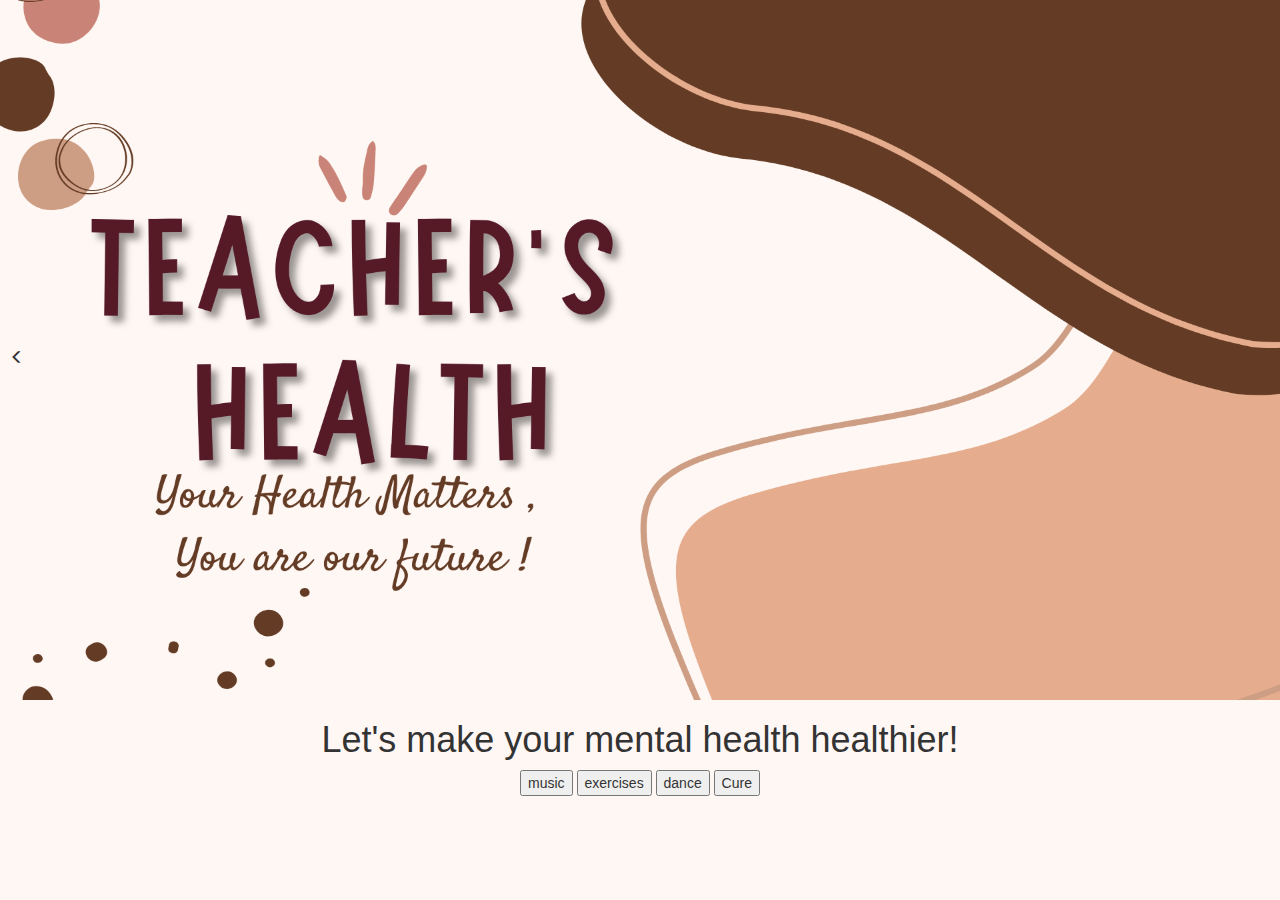
<file: index.html>
<!DOCTYPE html>
<html>
<head>
	<title>Mental Health</title>
<link href="https://fonts.googleapis.com/css?family=Yeon+Sung&display=swap" rel="stylesheet"><meta name="viewport" content="width=device-width, initial-scale=1">

<link rel="stylesheet" href="https://maxcdn.bootstrapcdn.com/bootstrap/3.4.0/css/bootstrap.min.css">
<script src="https://ajax.googleapis.com/ajax/libs/jquery/3.4.1/jquery.min.js"></script>
<script src="https://maxcdn.bootstrapcdn.com/bootstrap/3.4.0/js/bootstrap.min.js"></script>

<link rel="stylesheet" type="text/css" href="style.css">
<script src="main.js"></script>
</head>
<body>
<center>

    <div id="main" class="wrapper"><img id="main1" src="Teacher's health.png"><span onclick="next()" class="glyphicon glyphicon-menu-right"></span></div>
    <div id="maindi" class="wrapper1"><span onclick="back()" class="glyphicon glyphicon-menu-left"></span></div>

<h1>Let's make your mental health healthier!</h1>
<button onclick="music()">music</button>
<button onclick="exercise()">exercises</button>
<button onclick="dance()">dance</button>
<button onclick="cure()">Cure</button>

</center>
</body>
</html>
</file>
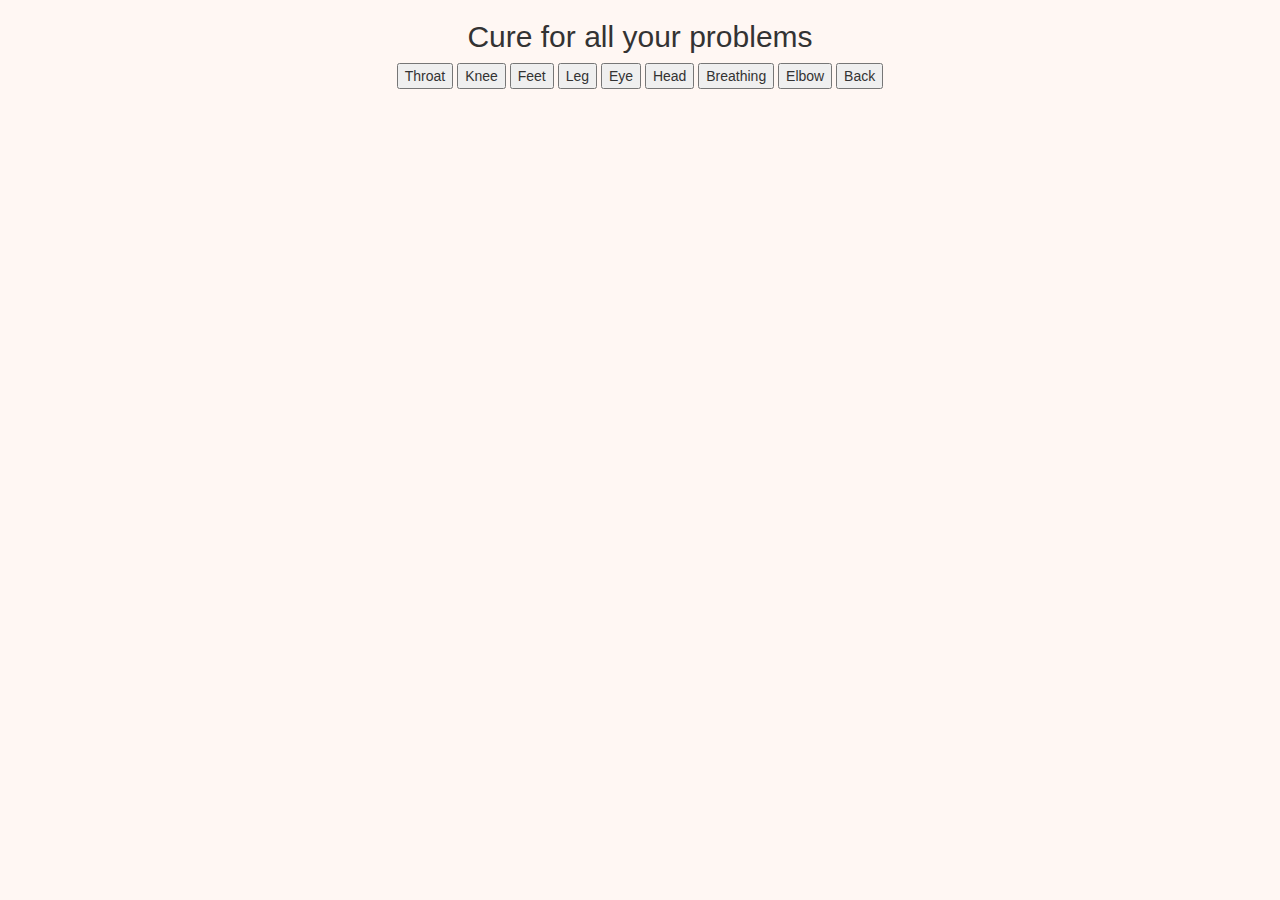
<file: cure.html>
<!DOCTYPE html>
<html>
<head>
	<title>Mental Health</title>
<link href="https://fonts.googleapis.com/css?family=Yeon+Sung&display=swap" rel="stylesheet"><meta name="viewport" content="width=device-width, initial-scale=1">

<link rel="stylesheet" href="https://maxcdn.bootstrapcdn.com/bootstrap/3.4.0/css/bootstrap.min.css">
<script src="https://ajax.googleapis.com/ajax/libs/jquery/3.4.1/jquery.min.js"></script>
<script src="https://maxcdn.bootstrapcdn.com/bootstrap/3.4.0/js/bootstrap.min.js"></script>

<link rel="stylesheet" type="text/css" href="style.css">
<script src="main.js"></script>
</head>
<body>

    <center>
    <h2>Cure for all your problems </h2>
    <button onclick="Throat()">Throat </button>
    <button onclick="Knee()">Knee </button>
    <button onclick="Feet()">Feet </button>
    <button onclick="Leg()">Leg </button>
    <button onclick="Eye()">Eye </button>
    <button onclick="Head()">Head </button>
    <button onclick="Breathing()">Breathing </button>
    <button onclick="Elbow()">Elbow </button>
    <button onclick="back()">Back </button>
    </center>

</body>
</html>
</file>
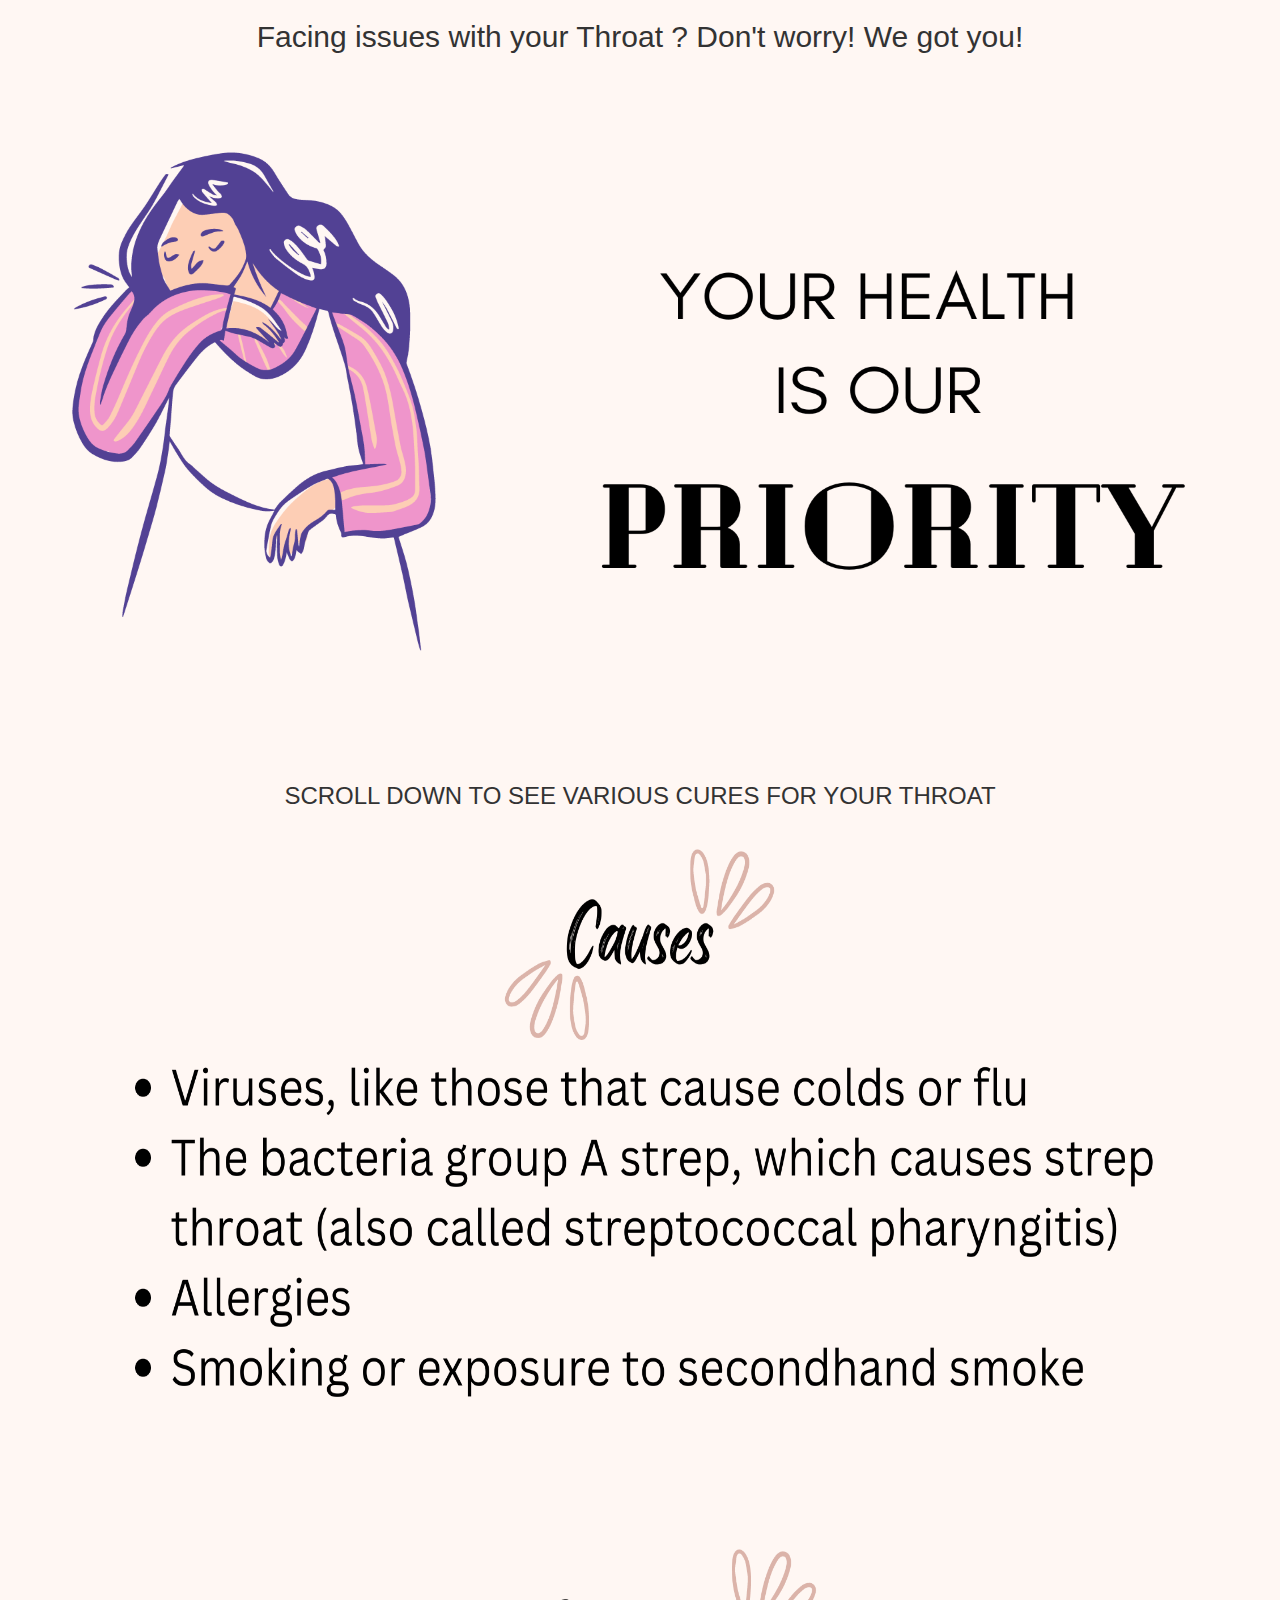
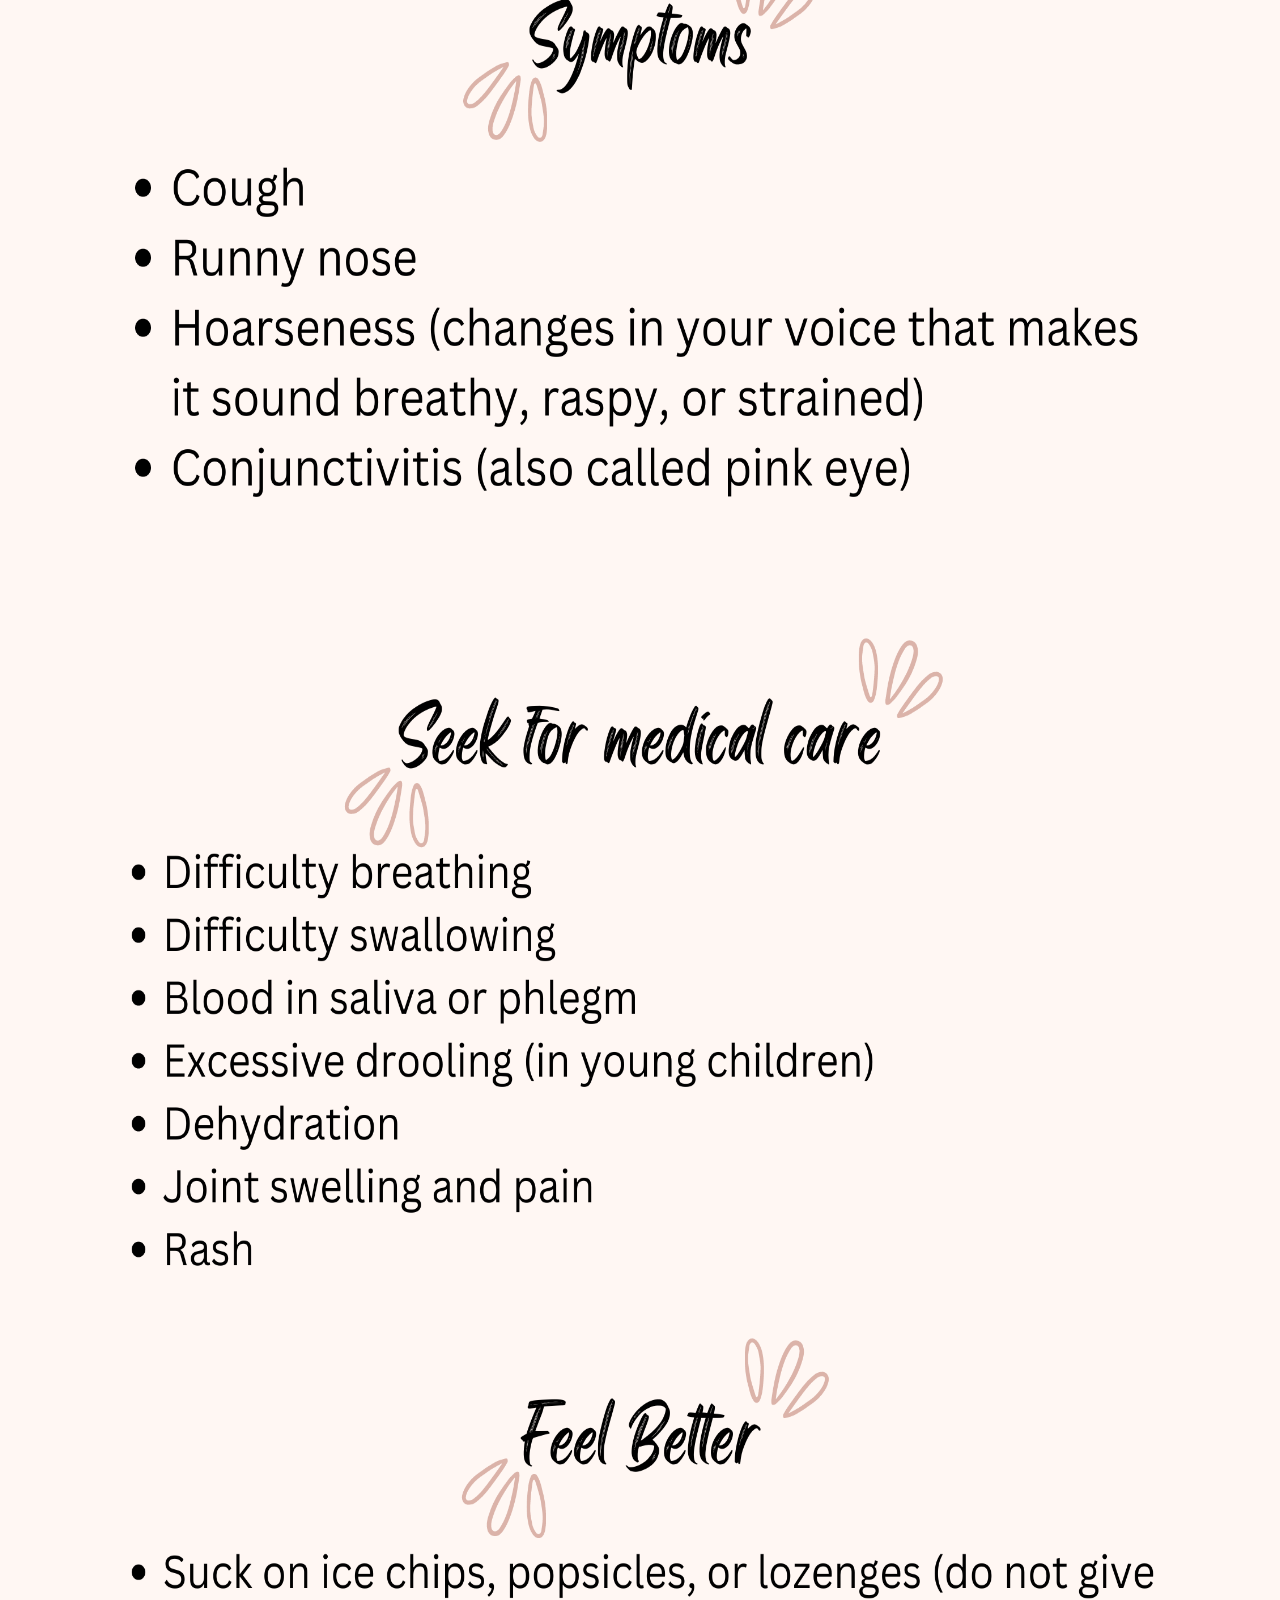
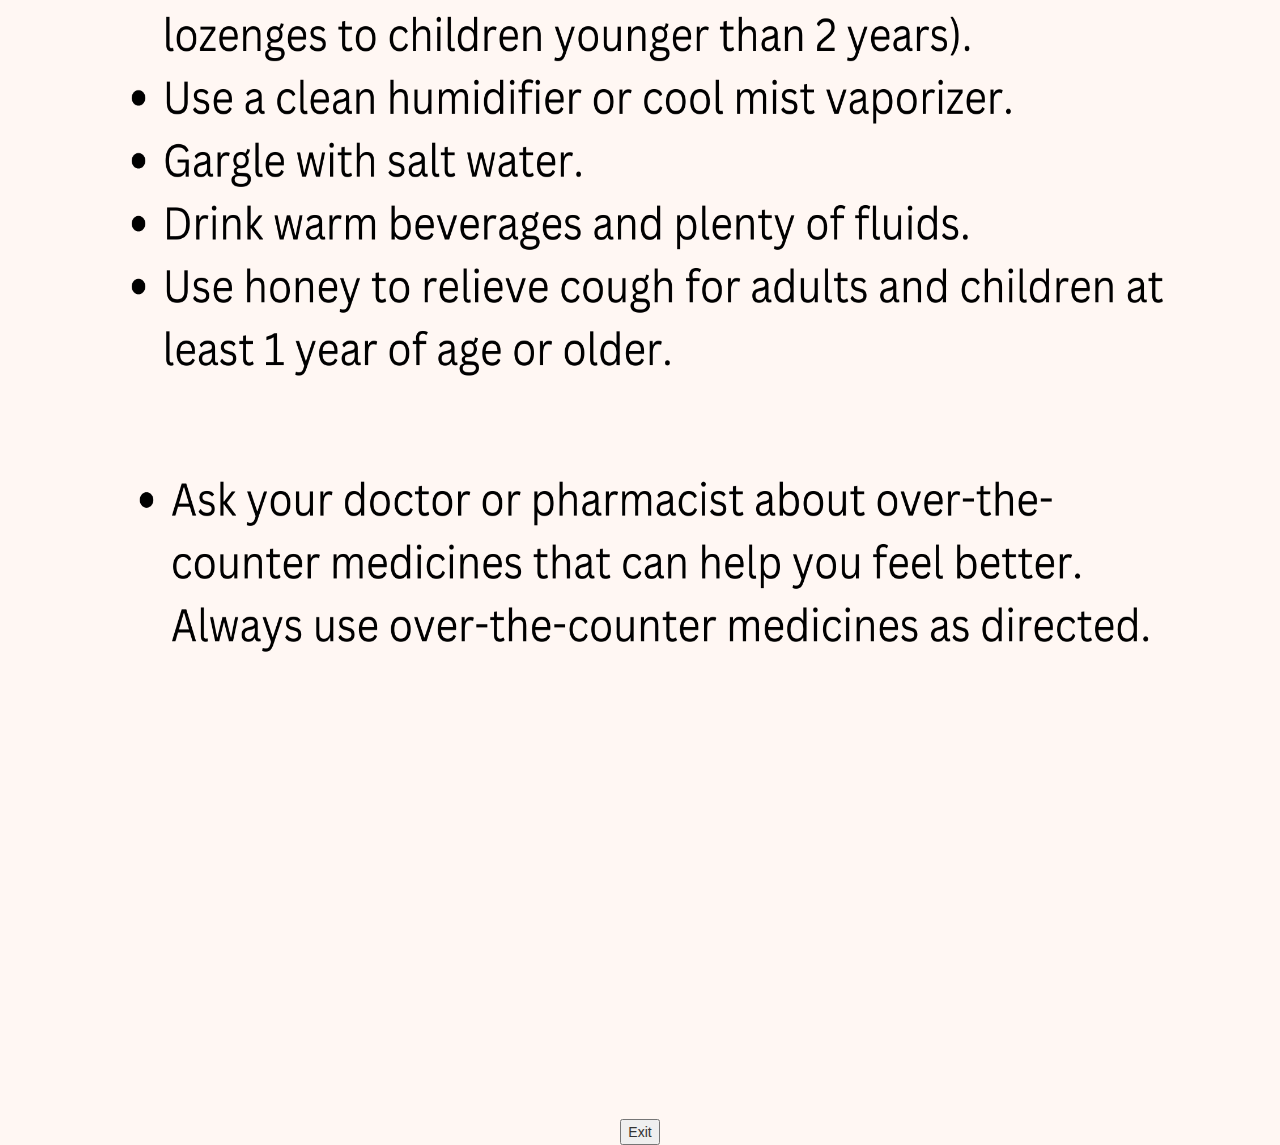
<file: throat.html>
<!DOCTYPE html>
<html>
<head>
	<title>Mental Health</title>
<link href="https://fonts.googleapis.com/css?family=Yeon+Sung&display=swap" rel="stylesheet"><meta name="viewport" content="width=device-width, initial-scale=1">

<link rel="stylesheet" href="https://maxcdn.bootstrapcdn.com/bootstrap/3.4.0/css/bootstrap.min.css">
<script src="https://ajax.googleapis.com/ajax/libs/jquery/3.4.1/jquery.min.js"></script>
<script src="https://maxcdn.bootstrapcdn.com/bootstrap/3.4.0/js/bootstrap.min.js"></script>

<link rel="stylesheet" type="text/css" href="style.css">
<script src="main.js"></script>
</head>
<body>

    <center>
        <h2>
            Facing issues with your Throat ? Don't worry! We got you!
        </h2>
        <img id="throat" src="Teacher's health (2).png">
        <h3>SCROLL DOWN TO SEE VARIOUS CURES FOR YOUR THROAT</h3>
        <img class="throatimg" src="4.png">
        <img class="throatimg" src="5.png">
        <img class="throatimg" src="6.png">
        <img class="throatimg" src="7.png">
        <img class="throatimg" src="8.png">
    </center>

    <button onclick="back()">Exit</button>

</body>
</html>
</file>
<file: style.css>
body{
    text-align: center;
    background-color:rgba(255,247,243,255);
}

#main{
    height:700px;
    width:100%;
}

#main1{
    height:700px;
    width:100%;
}
.wrapper {
    position: relative;
 }
 
 .wrapper .glyphicon {
    position: absolute;
    top: 350px;
    left: 1450px;
 }
 .wrapper1 .glyphicon {
    position: absolute;
    top: 350px;
    left: 10px;
 }
 #maindi{
    height:0px;
    width:100%;
 }
 #throat{
    height:700px;
    width:100%;
 }
 p {
    font-size: 100px;
  }

  .throatimg{
    width:85%;
    height:700px;
  }
.m{
   border-radius: 20px;
   width:300px;
   height:300px;
}
div{
   height:100%;
   width: 100%;
}
</file>
